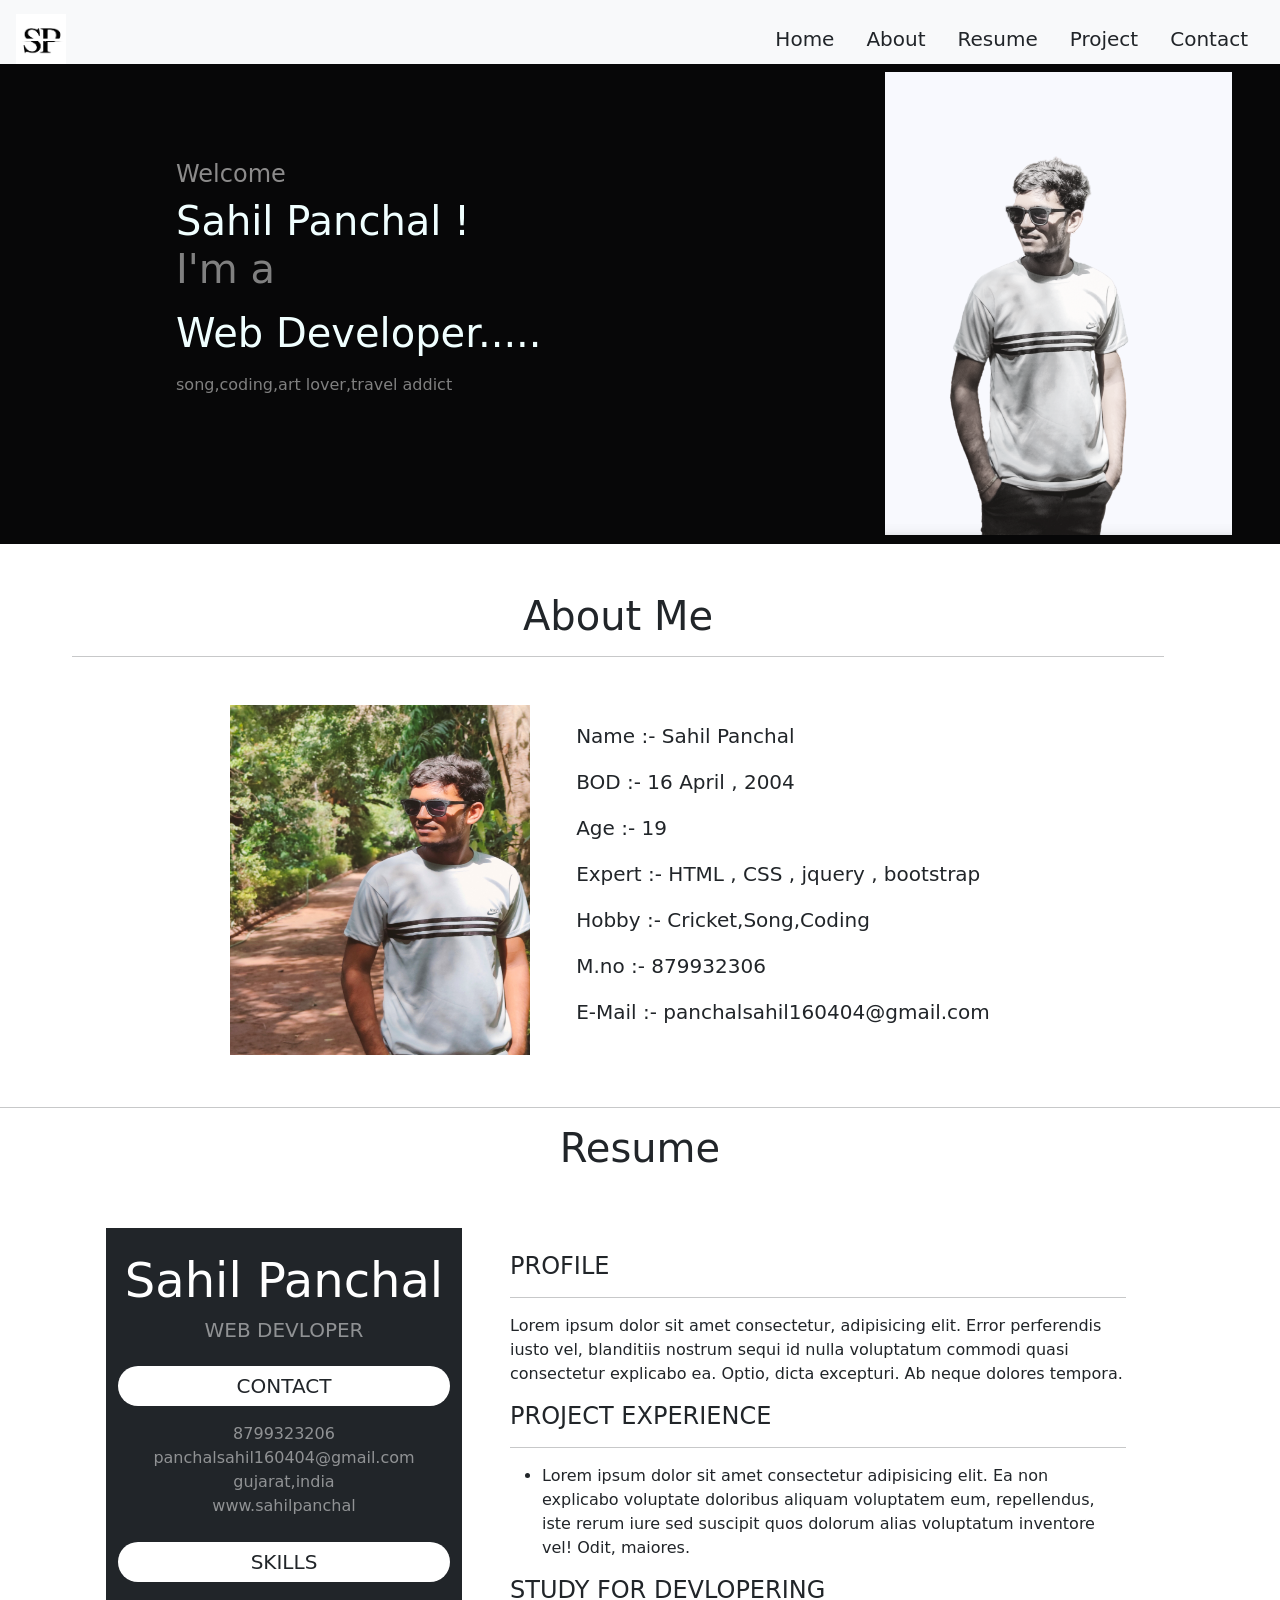
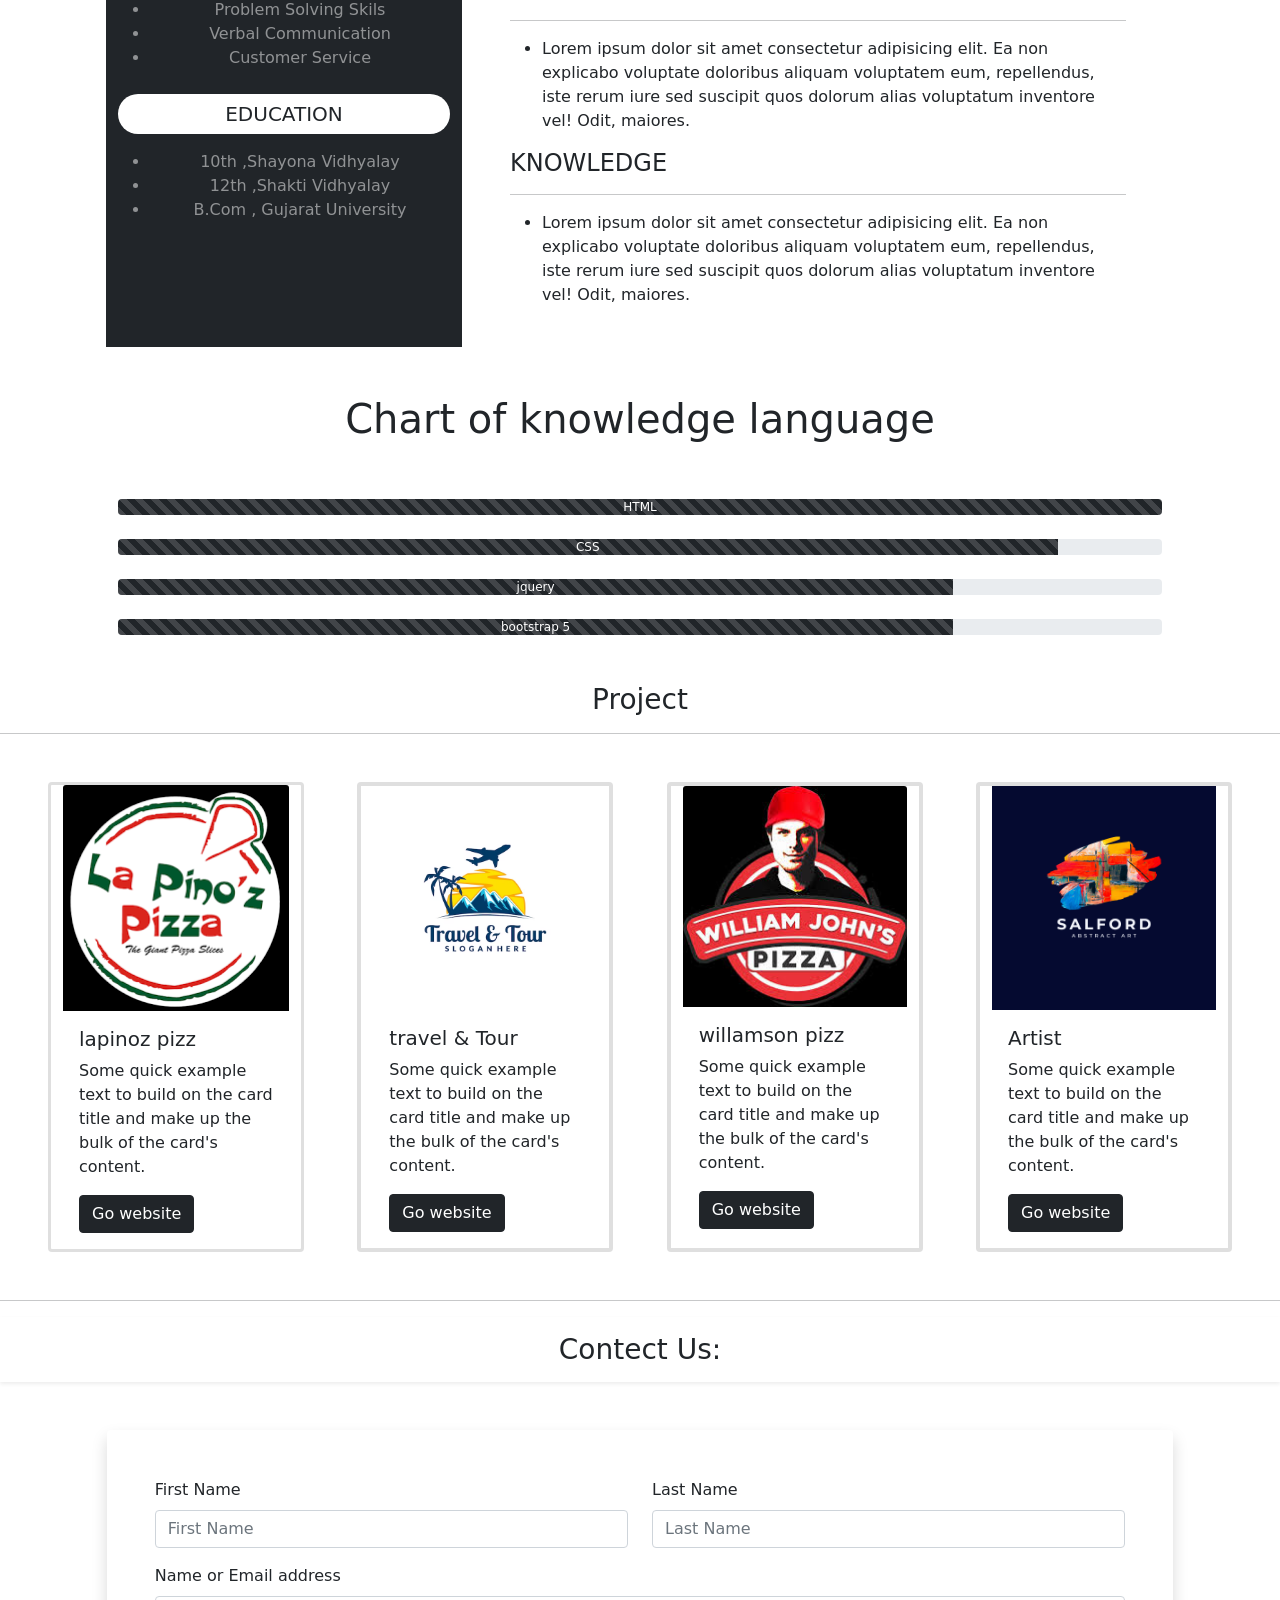
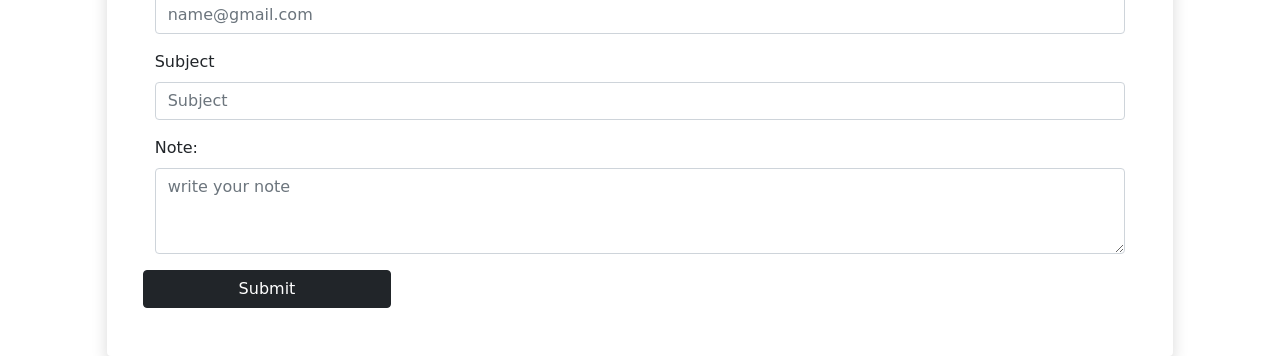
<file: index.html>
<!DOCTYPE html>
<html lang="en">
<head>
  <meta charset="UTF-8">
  <meta name="viewport" content="width=device-width, initial-scale=1.0">
  <title>Document</title>
  <link rel="stylesheet" href="./cdn.jsdelivr.net_npm_bootstrap@5.0.2_dist_css_bootstrap.min.css">
  <link rel="stylesheet" href="style.css">
</head>
<body>
  <!-- .......nav start -->
  <section>  
    <nav id="navbar-example2"class="navbar navbar-light bg-light px-3 position-fixed top-0 w-100" style="height: 4rem; z-index:1;">
    <img src="./img/sp logo.jpg" alt="" style="height:50px; width:50px;">
    <div class="navbar">
    <ul class="nav nav-pills">
      <li class="nav-item fs-5">
        <a class="nav-link text-dark" href="#Home">Home</a>
      </li>
      <li class="nav-item fs-5">
        <a class="nav-link text-dark" href="#About">About</a>
      </li>
      <li class="nav-item fs-5">
        <a class="nav-link text-dark" href="#Resume">Resume</a>
      </li>
      <li class="nav-item fs-5">
        <a class="nav-link text-dark" href="#Project">Project</a>
      </li> 
      <li class="nav-item fs-5">
        <a class="nav-link text-dark" href="#Contact">Contact</a>
      </li>
    </ul>
    </div>
 
  </nav>
  
</section>
 
  <!-- ..........nav end........ -->

  <!--............ hero start........... -->
  <br>
  <section>
    <div class="hero w-100" style="background-color:rgb(7, 7, 8); height:520px;;" id="Home">,
    <img src="./img/sahil panchal 2.png" alt="" class="float-end m-5 " >
    <div style="padding:7rem 11rem;">
      <h4 style="color: rgb(140, 139, 139);">Welcome</h4>
    <h1 style="color: azure ;">Sahil Panchal !
      <p style="color: gray;">I'm a</p>
      <p style="color: azure;">Web Developer.....</p></h1>
      <p style="color: gray;">song,coding,art lover,travel addict</p>
    </div>
   </div>
  </div>
</section>

  <!-- ..........hero end........... -->

  <!-- .........About..... -->

  <section class="m-5 container" id="About">
    <h1 class="" style="text-align: center;">About Me</h1>
    <div class="container"><hr></div>
    <div class="About d-flex justify-content-center" style="gap:30px; margin-top: 3rem;">
      <div><img src="./img/IMG20230613152757.jpg" alt="" height="350px" width="300px"></div>
      <div class="m-3  text-dark fs-5">
      <p>Name   :- Sahil Panchal</p>
      <p>BOD    :- 16 April , 2004</p>
      <p>Age    :- 19</p>
      <p>Expert :- HTML , CSS , jquery , bootstrap</p>
      <P>Hobby  :- Cricket,Song,Coding</P>
      <p>M.no   :- 879932306</p>
      <p>E-Mail :- panchalsahil160404@gmail.com</p>
    </div>
    </div>
   </section>
   <hr>

   <!-- .........about end..... -->

   <!-- .......resume start.. -->

   <section id="Resume">
    <center><h1>Resume</h1></center>
    <div class="container p-5" id="Resume">
      <div class="row">
        <div class="col-lg-4 bg-dark text-white text-center py-4">
          <div class="header-left">
            <h1 class="display-5">Sahil Panchal</h1>
            <h4 class="lead text-uppercase text-white-50 mb-4">Web Devloper</h4>
          </div>
          <div class="">
            <h5 class="text-uppercase bg-white text-dark py-2 rounded-pill"> Contact</h5>
            <ul class="list-unstyled text-white-50 ml-5 py-2 text-left">
              <li class="list-item">8799323206</li>
              <li class="list-item">panchalsahil160404@gmail.com</li>
              <li class="list-item">gujarat,india</li>
              <li class="list-item">www.sahilpanchal</li>
            </ul>
          </div>
          <div class="">
            <h5 class="text-uppercase bg-white text-dark py-2 rounded-pill">Skills</h5>
            <ul class="list text-white-50 ml-5 py-2 text-left text-capitalize">
              <li class="list-item">Problem solving Skils</li>
              <li class="list-item">verbal communication</li>
              <li class="list-item">customer service</li>
            </ul>
          </div>

          <div class="">
            <h5 class="text-uppercase bg-white text-dark py-2 rounded-pill">Education</h5>
            <ul class="list text-white-50 ml-5 py-2 text-left text-capitalize">
              <li class="list-item">10th ,Shayona vidhyalay</li>
              <li class="list-item">12th ,Shakti vidhyalay </li>
              <li class="list-item">B.com , Gujarat University</li>
            </ul>
          </div>
      </div>

         <div class="col-lg-8 py-4 px-5">
          <div class="header-right">
            <h4 class="text-uppercase">Profile</h4>
            <hr>
            <p>Lorem ipsum dolor sit amet consectetur, adipisicing elit. Error perferendis iusto vel, blanditiis nostrum sequi id nulla voluptatum commodi quasi consectetur explicabo ea. Optio, dicta excepturi. Ab neque dolores tempora.</p>
          </div>
        
        <div>
          <h4 class="text-uppercase">Project experience</h4>
        <hr>
        <ul class="list">
          <li class="list-item">
            <p>Lorem ipsum dolor sit amet consectetur adipisicing elit. Ea non explicabo voluptate doloribus aliquam voluptatem eum, repellendus, iste rerum iure sed suscipit quos dolorum alias voluptatum inventore vel! Odit, maiores.</p>
          </li>
        </ul>
        </div>
        <div>
          <h4 class="text-uppercase">Study for Devlopering</h4>
        <hr>
        <ul class="list">
          <li class="list-item">
            <p>Lorem ipsum dolor sit amet consectetur adipisicing elit. Ea non explicabo voluptate doloribus aliquam voluptatem eum, repellendus, iste rerum iure sed suscipit quos dolorum alias voluptatum inventore vel! Odit, maiores.</p>
          </li>
        </ul>
        </div>
        <div>
          <h4 class="text-uppercase">Knowledge</h4>
        <hr>
        <ul class="list">
          <li class="list-item">
            <p>Lorem ipsum dolor sit amet consectetur adipisicing elit. Ea non explicabo voluptate doloribus aliquam voluptatem eum, repellendus, iste rerum iure sed suscipit quos dolorum alias voluptatum inventore vel! Odit, maiores.</p>
          </li>
        </ul>
        </div>
     </div> 
      </div>
    </div>
    <center><h1>Chart of knowledge language</h1></center>
    <div class="container p-5">
    <div class="progress">
      <div class="progress-bar progress-bar-striped bg-dark" role="progressbar" style="width: 100%" aria-valuenow="10" aria-valuemin="0" aria-valuemax="100">HTML</div>
    </div><br>
    <div class="progress">
      <div class="progress-bar progress-bar-striped bg-dark" role="progressbar" style="width: 90%" aria-valuenow="25" aria-valuemin="0" aria-valuemax="100">CSS</div>
    </div><br>
    <div class="progress">
      <div class="progress-bar progress-bar-striped bg-dark" role="progressbar" style="width: 80%" aria-valuenow="50" aria-valuemin="0" aria-valuemax="100">jquery</div>
    </div><br>
    <div class="progress">
      <div class="progress-bar progress-bar-striped bg-dark" role="progressbar" style="width: 80%" aria-valuenow="75" aria-valuemin="0" aria-valuemax="100">bootstrap 5</div>
    </div>
  </div>
   </section>
   <!--..............    resume end....... -->

   <!-- ..........project....... -->

   <section id="Project">
    <center><h3>Project</h3></center><hr>
    <div class="row m-5">
    <div class="card border-3" style="width: 16rem;">
      <img src="./img/lap.png" class="card-img-top" alt="...">
      <div class="card-body">
        <h5 class="card-title">lapinoz pizz</h5>
        <p class="card-text">Some quick example text to build on the card title and make up the bulk of the card's content.</p>
        <a href="./lapi/sahil.html" class="btn btn-dark">Go website</a>
      </div>
    </div>
    <div class="card border-4" style="width:16rem;">
      <img src="./img/travel.avif" class="card-img-top" alt="...">
      <div class="card-body">
        <h5 class="card-title">travel & Tour</h5>
        <p class="card-text">Some quick example text to build on the card title and make up the bulk of the card's content.</p>
        <a href="./Project/torisum.html" class="btn btn-dark">Go website</a>
      </div>
    </div>
    <div class="card border-4" style="width:16rem;">
      <img src="./img/images.jfif" class="card-img-top" alt="...">
      <div class="card-body">
        <h5 class="card-title">willamson pizz</h5>
        <p class="card-text">Some quick example text to build on the card title and make up the bulk of the card's content.</p>
        <a href="./will/sahil1604.html" class="btn btn-dark">Go website</a>
      </div>
    </div>
    <div class="card border-4" style="width: 16rem;">
      <img src="./img/Artist-Logo-Examples-2.png" class="card-img-center" alt="...">
      <div class="card-body">
        <h5 class="card-title">Artist</h5>
        <p class="card-text">Some quick example text to build on the card title and make up the bulk of the card's content.</p>
        <a href="./top bottom/top-bottom.html" class="btn btn-dark">Go website</a>
      </div>
  </div>
</section><hr>
<!-- .................project end...... -->

<!-- ............contect........ -->

<section id="Contact">
  <h3 class="text-center mb-5 shadow-sm p-3">Contect Us:</h3>
  <div class="w-100 d-flex justify-content-center">
  <div class="col-md-10 shadow rounded p-5">   
  <div class="row">
    <div class="col">
      <label class=" form-label"> First Name</label>
      <input type="text" class="form-control" placeholder="First Name">
    </div>
    <div class="col mb-3">
      <label class=" form-label"> Last Name</label>
      <input type="text" class="form-control" placeholder="Last Name">
    </div>
    <div class="mb-3">
      <label for="exampleInputEmail1" class="form-label">Name or Email address</label>
      <input type="email" class="form-control " placeholder="name@gmail.com" id="exampleInputEmail1" aria-describedby="emailHelp">
    </div>
    <div class="mb-3">
      <label for="exampleInputPassword1" class="form-label">Subject</label>
      <input type="" class="form-control" placeholder="Subject" id="exampleInputPassword1">
    </div>
    <div class="mb-3">
      <label for="exampleInputPassword1" class="form-label">Note:</label>
      <textarea class="form-control" placeholder="write your note" rows="3"></textarea>
    </div>
    <!-- Button trigger modal -->
<button type="button" class="btn btn-dark w-25" data-bs-toggle="modal" data-bs-target="#exampleModal">
  Submit
</button>

<!-- Modal -->
<div class="modal fade" id="exampleModal" tabindex="-1" aria-labelledby="exampleModalLabel" aria-hidden="true">
  <div class="modal-dialog">
    <div class="modal-content">
      <div class="modal-header">
        <h5 class="modal-title " id="exampleModalLabel">Thank your Feedback</h5>
        <button type="button" class="btn-close" data-bs-dismiss="modal" aria-label="Close">
          <span aria-hidden="true"></span>
        </button>
      </div>
      <div class="modal-body">
      Thank you for visit my website
      </div>
      <div class="modal-footer">
        <button type="button" class="btn btn-dark" data-bs-dismiss="modal">Close</button>
        <button type="button" class="btn btn-dark">Sand</button>
      </div>
    </div>
  </div>
</div>
  </div>
</div>
  </div>
 </section>
 


 <!-- ....contect end.......... -->
  <script src="./cdn.jsdelivr.net_npm_bootstrap@5.0.2_dist_js_bootstrap.bundle.min.js"></script>
</body>
</html>
</file>
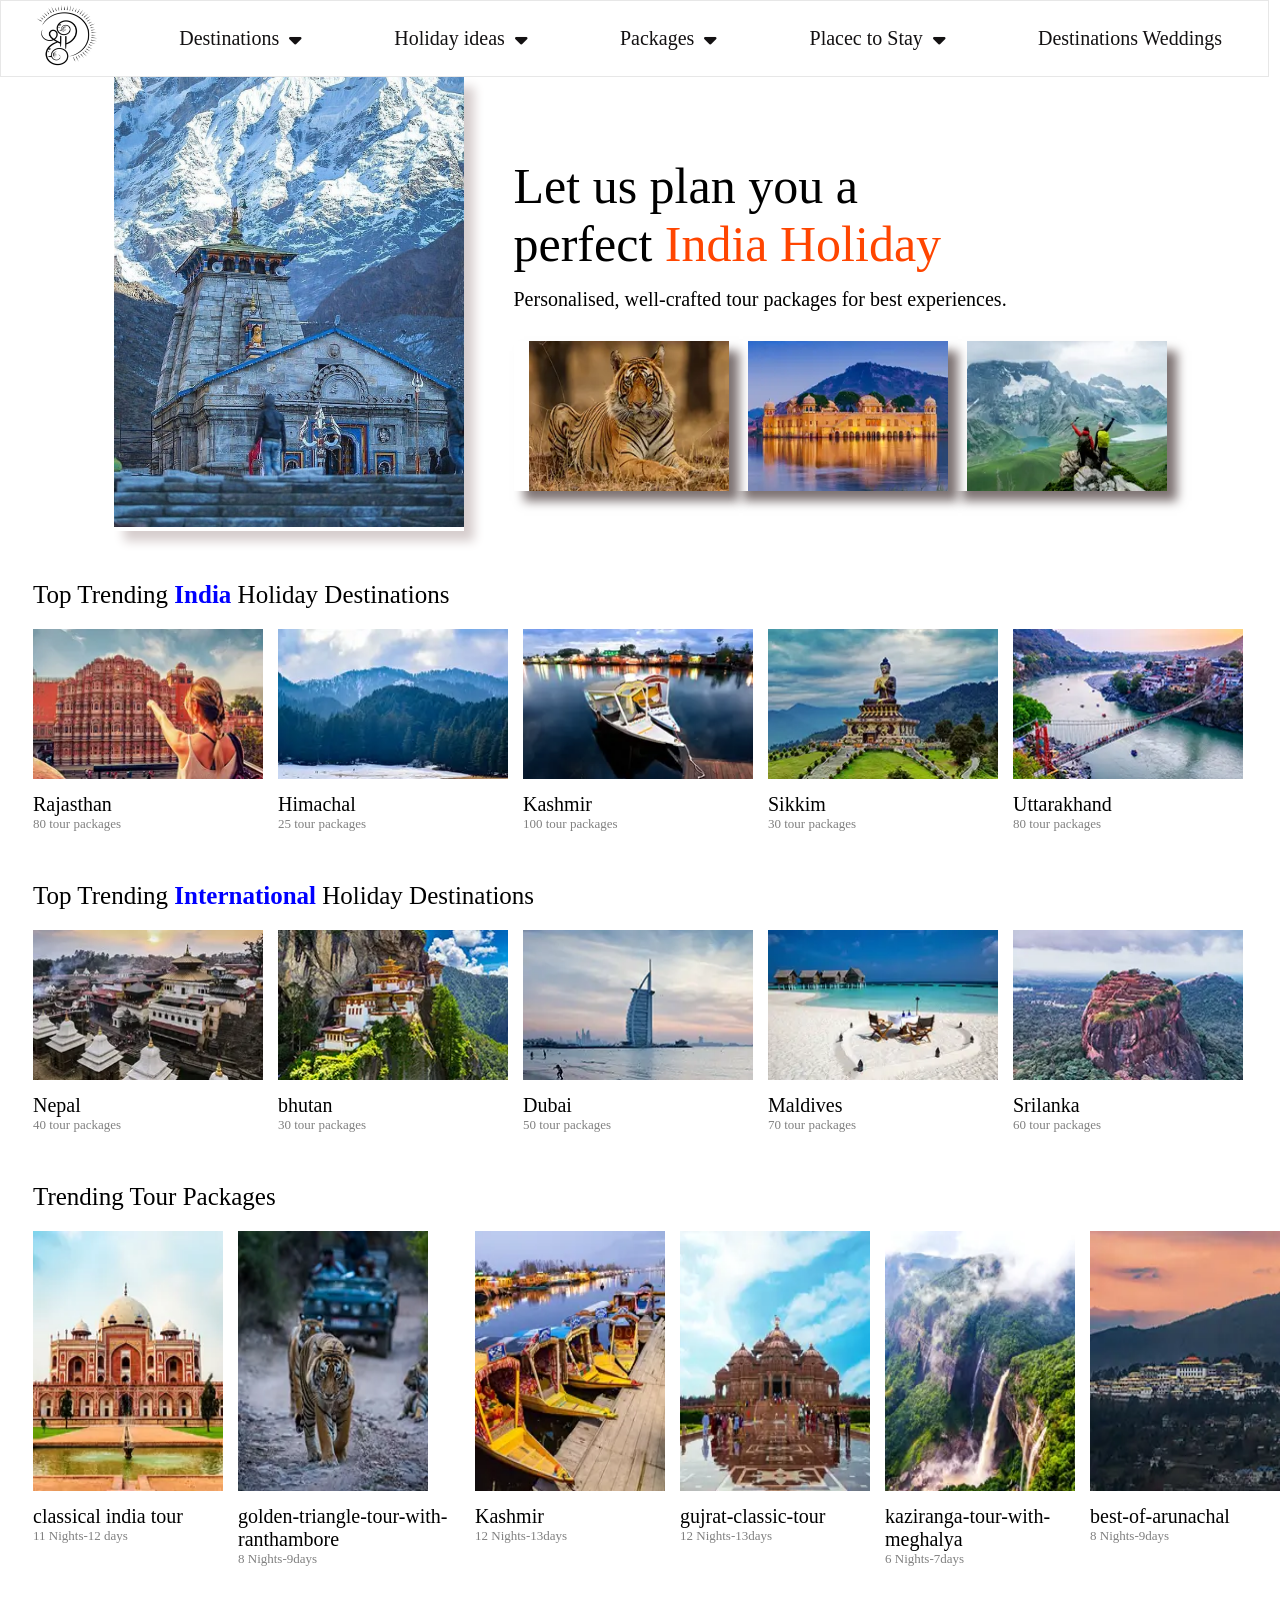
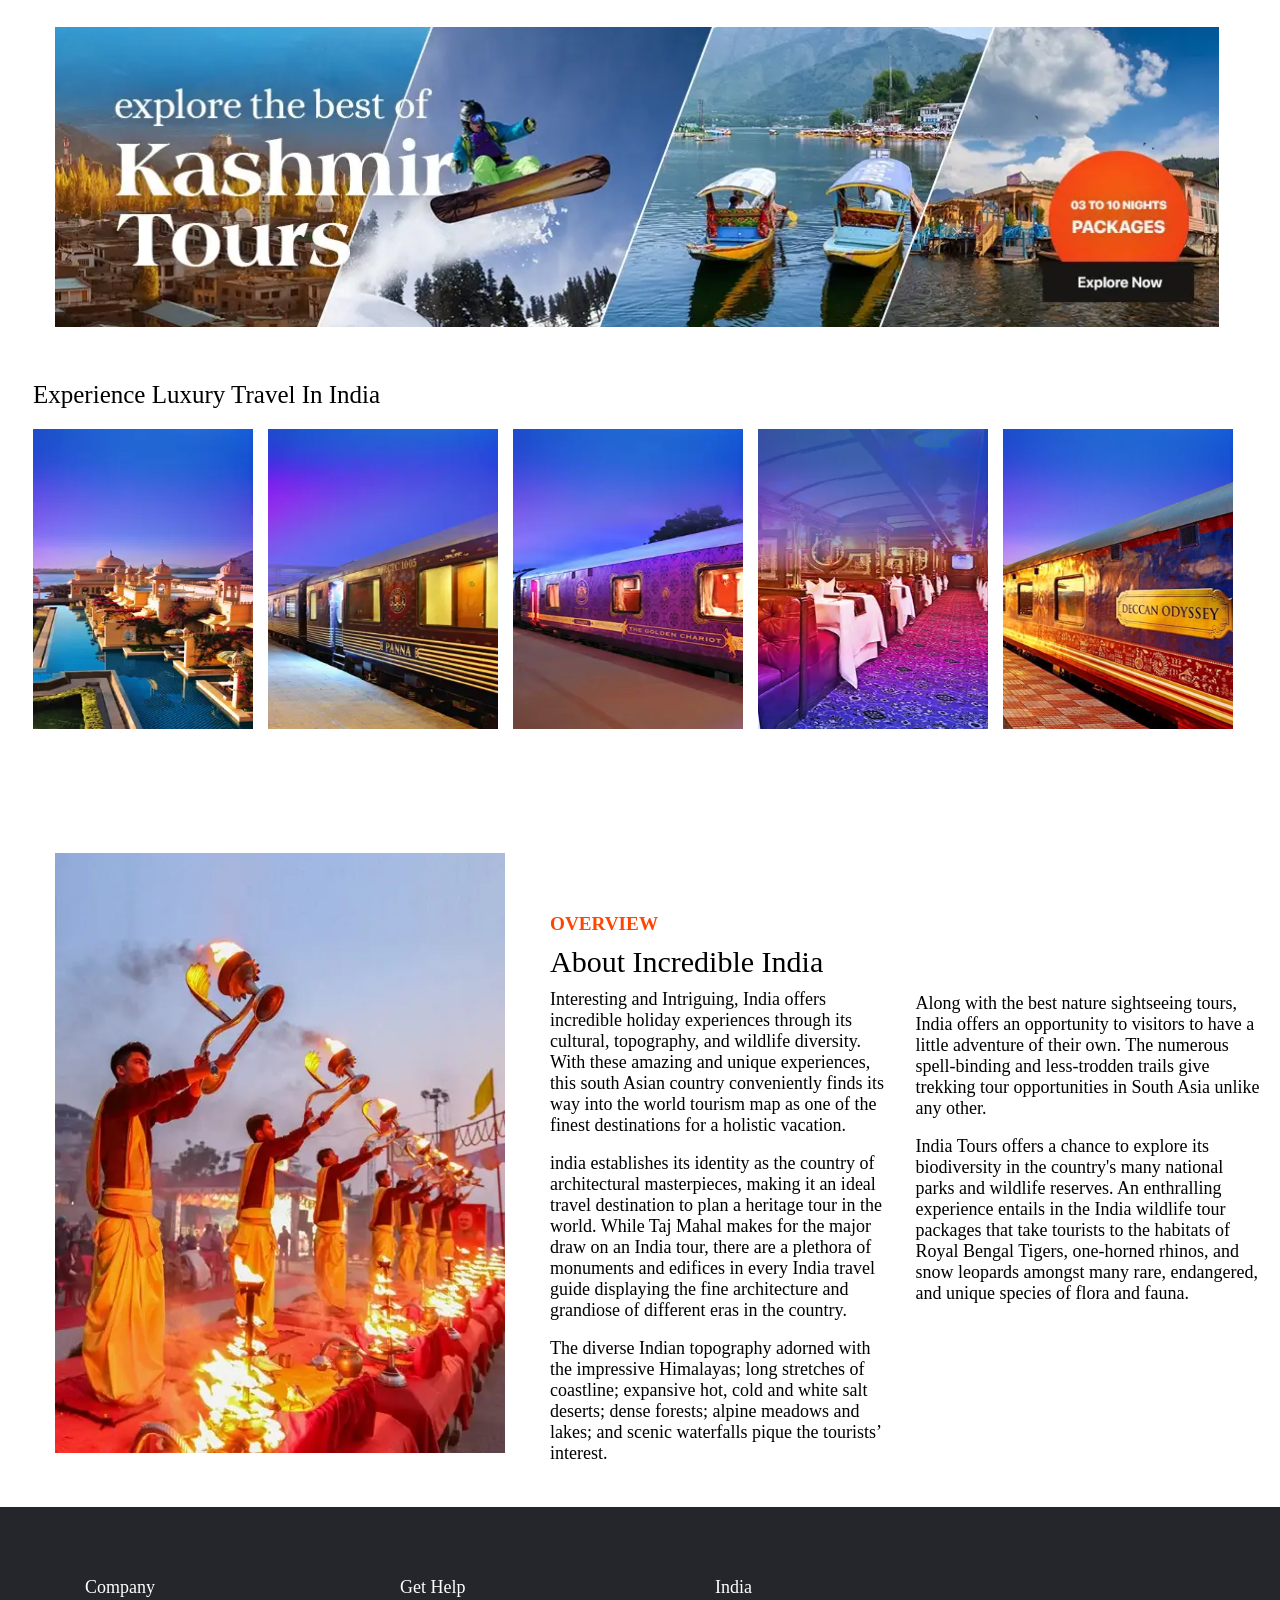
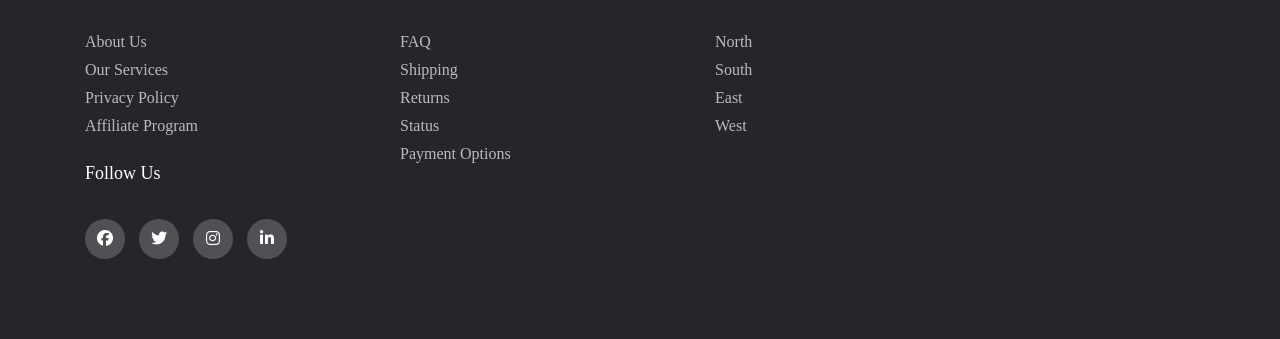
<file: Project/torisum.html>
<!DOCTYPE html>
<html lang="en">
<head>
    <meta charset="UTF-8">
    <meta http-equiv="X-UA-Compatible" content="IE=edge">
    <meta name="viewport" content="width=device-width, initial-scale=1.0">
    <title>Journey of India</title>
    <link rel="stylesheet" href="./india.css">
    <link rel="shortcut icon" href="./image/india tour.jpg" type="image/x-icon">
    <link rel="stylesheet" href="https://cdnjs.cloudflare.com/ajax/libs/font-awesome/6.4.0/css/all.min.css" integrity="sha512-iecdLmaskl7CVkqkXNQ/ZH/XLlvWZOJyj7Yy7tcenmpD1ypASozpmT/E0iPtmFIB46ZmdtAc9eNBvH0H/ZpiBw==" crossorigin="anonymous" referrerpolicy="no-referrer" />
</head>
<body>
<header>        
   <h1><img src="./image/shri.png" height="90px" width="100px" alt=""></h1>
           <ul>     
           <li>
              <a href="#">Destinations<i class="fas fa-caret-down"></i></a>
                <div class="tour1">
                    <ul>
                        <li><a href="#">North india <i class="fas fa-caret-right"></i></a>
                          <div class="sp">
                           <ul>
                                <li><a href="#">Rajasthan</a></li>
                                <li><a href="#">Himachal Pradesh</a></li>
                                <li><a href="#">Uttarakhand</a></li>
                                <li><a href="#">Uttarpradesh</a></li>
                                <li><a href="#">Punjab</a></li>
                               </ul>
                            </div>
                            </li>
                            <li><a href="#">South india<i class="fas fa-caret-right"></i></a>
                                <div class="sp tour3">
                                    <ul>
                                     <li><a href="#">Kerala</a></li>
                                     <li><a href="#">Karnataka</a></li>
                                     <li><a href="#">Tamil Nadu</a></li>
                                     <li><a href="#">Andhra Pradesh</a></li>
                                    </ul>
                                 </div>
                            </li>

                            <li><a href="#">East india<i class="fas fa-caret-right"></i></a>
                                <div class="sp tour4">
                                    <ul>
                                     <li><a href="#">Sikkim</a></li>
                                     <li><a href="#">Assam</a></li>
                                     <li><a href="#">Nagaland</a></li>
                                     <li><a href="#">Tripura</a></li>
                                     <li><a href="#">Jharkhand</a></li>
                                    </ul>
                                 </div>
                            </li>
                            <li><a href="#">West India<i class="fas fa-caret-right"></i></a>
                                <div class="sp tour5">
                                    <ul>
                                     <li><a href="#">Sikkim</a></li>
                                     <li><a href="#">Assam</a></li>
                                     <li><a href="#">Nagaland</a></li>
                                     <li><a href="#">Tripura</a></li>
                                     <li><a href="#">Jharkhand</a></li>
                                    </ul>
                                 </div>
                                </li>
                                <div class="new">
                                    <ul>
                                        <li><a href="https://www.tourmyindia.com/destination_india/northzone.html"> <span style="color: orangered;">more.. </span></a></li>
                                    </ul>
                                </div>
                        </ul>
                    </div>
                </li>
            </ul>
            <!-- HOLIDAY -->
  <ul>     
    <li>
                  <a href="#">Holiday ideas<i class="fas fa-caret-down"></i></a>
                     <div class="holi-d">
                         <ul>
                             <li><a href="#">Tourism Destinatioons by interest<i class="fas fa-caret-right"></i></a>
                               <div class="tou-d">
                                <ul>
                                     <li><a href="#">Wildlife</a></li>
                                     <li><a href="#">Hill station</a></li>
                                     <li><a href="#">Beaches</a></li>
                                     <li><a href="#">Yoga and Ayurveda</a></li>
                                     <li><a href="#">Heritage</a></li>
                                    </ul>
                                 </div>
                                 </li>
                                 <li><a href="#">Adventure Tourism<i class="fas fa-caret-right"></i></a>
                                     <div class="mot-d">
                                         <ul>
                                          <li><a href="#">Motor Biking</a></li>
                                          <li><a href="#">Peak Climbing</a></li>
                                          <li><a href="#">River Rafting</a></li>
                                          <li><a href="#">Horse Safari</a></li>
                                         </ul>
                                      </div>
                                 </li>
     
                                 <li><a href="#">Pilgrimage<i class="fas fa-caret-right"></i></a>
                                     <div class="hin-d">
                                         <ul>
                                          <li><a href="#">Hindu</a></li>
                                          <li><a href="#">Sikh</a></li>
                                          <li><a href="#">Christia</a></li>
                                          <li><a href="#">jain</a></li>
                                          <li><a href="#">Muslim</a></li>
                                         </ul>
                                      </div>
                                 </li>
                                 <div class="new">
                                    <ul>
                                        <li><a href="https://www.tourmyindia.com/adventure_tours/"><span style="color: orangered;">more.. </span></a></li>
                                    </ul>
                                </div>
                            </ul>
                         </div>
                     </li>
                 </ul> 
                 <!-- PACKAGES -->
                 <ul>     
                    <li>
                                  <a href="#">Packages<i class="fas fa-caret-down"></i></a>
                                     <div class="pack-d">
                                         <ul>
                                             <li><a href="#">Packages by State<i class="fas fa-caret-right"></i></a>
                                               <div class="stat-d">
                                                <ul>
                                                     <li><a href="#">Jammu & Kashmir</a></li>
                                                     <li><a href="#">Rajasthan</a></li>
                                                     <li><a href="#">Kerala</a></li>
                                                     <li><a href="#">Himachal</a></li>
                                                     <li><a href="#">Karnataka</a></li>
                                                    </ul>
                                                 </div>
                                                 </li>
                                                 <li><a href="#">Holidays by Interest<i class="fas fa-caret-right"></i></a>
                                                     <div class="inter-d">
                                                         <ul>
                                                          <li><a href="#">Wildlife</a></li>
                                                          <li><a href="#">Adventure</a></li>
                                                          <li><a href="#">Beach</a></li>
                                                          <li><a href="#">Hill Station</a></li>
                                                         </ul>
                                                       </div>
                                                 </li>
                     
                                                 <li><a href="#">Popular Tour Packages<i class="fas fa-caret-right"></i></a>
                                                     <div class="popu-d">
                                                         <ul>
                                                          <li><a href="#">Golden Triangle Tour</a></li>
                                                          <li><a href="#">Classical India</a></li>
                                                          <li><a href="#">Sikkim Darjeeling</a></li>
                                                          <li><a href="#">Frozen River</a></li>
                                                          <li><a href="#">Tiger Tour</a></li>
                                                         </ul>
                                  
                                                        </div>
                                 
                                                   </li>
                                                   <div class="new">
                                                    <ul>
                                                        <li><a href="https://www.tourmyindia.com/special/"><span style="color: orangered;">more.. </span></a></li>
                                                    </ul>
                                                </div>
                                            </ul>
                                
                                         </div>
                                     </li>
                                 </ul> 
                                 <!--    placecto stay -->
                                 <ul>     
                                    <li>
                                                  <a href="#">Placec to Stay<i class="fas fa-caret-down"></i></a>
                                                     <div class="plac-d">
                                                         <ul>
                                                             <li><a href="#">City Wise<i class="fas fa-caret-right"></i></a>
                                                               <div class="city-d">
                                                                <ul>
                                                                     <li><a href="#">Agra Hotels</a></li>
                                                                     <li><a href="#">Jaipur Hotels</a></li>
                                                                     <li><a href="#">Udaipur Hotels</a></li>
                                                                     <li><a href="#">Manali Hotels</a></li>
                                                                     <li><a href="#">Lasdakh Hotels</a></li>
                                                                    </ul>
                                                                 </div>
                                                                 </li>
                                                                 <li><a href="#">Wildlife Resorts<i class="fas fa-caret-right"></i></a>
                                                                     <div class="wild-d">
                                                                         <ul>
                                                                          <li><a href="#">Ranthambore </a></li>
                                                                          <li><a href="#">corbett</a></li>
                                                                          <li><a href="#">Pench</a></li>
                                                                          <li><a href="#">Tadoba</a></li>
                                                                         </ul>
                                                                      </div>
                                                                 </li>
                                     
                                                                 <li><a href="#">Beach Resorts<i class="fas fa-caret-right"></i></a>
                                                                     <div class="beach-d">
                                                                         <ul>
                                                                          <li><a href="#">Park Calangute</a></li>
                                                                          <li><a href="#">Neelam the Grand</a></li>
                                                                          <li><a href="#">Hotel Calangute</a></li>
                                                                          <li><a href="#">Alor Holiday</a></li>
                                                                          <li><a href="#">Lazy Lagoon</a></li>
                                                                         </ul>
                                                                      </div>
                                                                 </li>
                                                                 <li><a href="#">Luxury Hotels<i class="fas fa-caret-right"></i></a>
                                                                    <div class="lux-d">
                                                                        <ul>
                                                                         <li><a href="#">Aman-khas</a></li>
                                                                         <li><a href="#">Hyatt Bangalore</a></li>
                                                                         <li><a href="#">Leela Pa;ace Udaipur</a></li>
                                                                         <li><a href="#">ITC Grand Chota</a></li>
                                                                         <li><a href="#">Hyatt Regency Delhi</a></li>
                                                                        </ul>
                                                                     </div>
                                                                </li> 
                                                                <div class="new">
                                                                    <ul>
                                                                        <li><a href="https://www.tourmyindia.com/beaches/beach_resort.html"><span style="color: orangered;">more.. </span></a></li>
                                                                    </ul>
                                                                </div>  
                                                            </ul>
                                                         </div>
                                                     </li>
                                                 </ul> 
                                               <ul><li> <a href="#"></i>Destinations Weddings</a></i></li></ul> 
                                                           
</header>
        <!--................ hero..................... -->
        <section class="tod-2">
                  <div class="imgked">
                    <img src="./image/kedarnath temple.jpg" height="450px" width="350px" alt="">      
                </div> 
                  <div class="hero">
                    <p class="p1">Let us plan you a</p>
                    <p class="p2">perfect <span style="color: orangered;"> India Holiday</span></p>
                    <p class="p3">Personalised, well-crafted tour packages for best experiences.</p>
                <div class="lp">
                    <img src="./image/wild.webp" height="150px" width="200px" alt="">
                    <img src="./image/heri.webp" height="150px" width="200px"alt="">
                    <img src="./image/india-holiday-trekking.webp" height="150px" width="200px"alt="">
                </div>
   </div>
</section>
                 <!-- TOP Treding -->
  <section class="sec-2">
    <p class="tod"> Top Trending  <span style="color:blue;"><b> India </b></span> Holiday Destinations</p>
    <div class="flot">
  <div class="him">
        <img src="./image/tranding-img.webp" height="150px" width="230px"alt=""><p class="sk">Rajasthan</p>
        <p style="color:gray;">80 tour packages</p>
  </div>
        <div class="raj"><img src="./image/Himanchal.webp" height="150px" width="230px"alt="">
        <p class="sk">Himachal</p><p style="color:gray;">25 tour packages</p>
  </div>  
  <div class="kas"><img src="./image/kashmir0.webp" height="150px" width="230px" alt="">
    <p class="sk">Kashmir</p><p style="color:gray;"> 100 tour packages</p>
</div>  
<div class="sik">
    <img src="./image/sikkim0.webp" height="150px" width="230px" alt="">
    <p class="sk">Sikkim</p><p style="color:gray;" >30 tour packages</p>
</div>
<div class="utt">
    <img src="./image/uttrakhand.webp" height="150px" width="230px" alt="">
    <p class="sk">Uttarakhand</p><p style="color:gray;">80 tour packages</p>
</div>
</div>
  </section>
<!-- ...........................Trading.............. -->
<section class="sec-3">
    <p class="tod">Top Trending <span style="color: blue;"><b> International </b></span>Holiday Destinations</p>
    <div class="flot">
  <div class="nep">
        <img src="./image/nepal.webp" height="150px" width="230px"alt=""><p class="sk">Nepal</p>
        <p style="color:gray;">40 tour packages</p>
  </div>
        <div class="bhu"><img src="./image/bhutan.webp" height="150px" width="230px"alt="">
        <p class="sk">bhutan</p><p style="color:gray;">30 tour packages</p>
  </div>  
  <div class="dub"><img src="./image/dubai.webp" height="150px" width="230px" alt="">
    <p class="sk">Dubai</p><p style="color:gray;"> 50 tour packages</p>
</div>  
<div class="mal">
    <img src="./image/maldives.webp" height="150px" width="230px" alt="">
    <p class="sk">Maldives</p><p style="color:gray;" >70 tour packages</p>
</div>
<div class="utt">
    <img src="./image/srilanka.webp" height="150px" width="230px" alt="">
    <p class="sk">Srilanka</p><p style="color:gray;">60 tour packages</p>
</div>
</div>
  </section>
  <section class="sec-4">
    <p class="tod"> Trending Tour Packages</p>
    <div class="flot">
  <div class="nep">
        <img src="./image/classical-india-tour.webp" height="260px" width="190px"alt=""><p class="sk">classical india tour</p>
        <p style="color:gray;">11 Nights-12 days</p>
  </div>
        <div class="bhu"><img src="./image/golden-triangle-tour-with-ranthambore.webp" height="260px" width="190px"alt="">
        <p class="sk">golden-triangle-tour-with-ranthambore</p><p style="color:gray;">8 Nights-9days
        </p>
  </div>  
  <div class="dub"><img src="./image/kahmir-tour-package.webp" height="260px" width="190px" alt="">
    <p class="sk">Kashmir</p><p style="color:gray;">12 Nights-13days</p>
</div>  
<div class="mal">
    <img src="./image/gujrat-classic-tour.webp" height="260px" width="190px" alt="">
    <p class="sk">gujrat-classic-tour</p><p style="color:gray;" >12 Nights-13days</p>
</div>
<div class="utt">
    <img src="./image/kaziranga-tour-with-meghalya.webp" height="260px" width="190px" alt="">
    <p class="sk">kaziranga-tour-with-meghalya</p><p style="color:gray;">6 Nights-7days</p>
</div>
<div class="utt">
    <img src="./image/best-of-arunachal.webp" height="260px" width="190px" alt="">
    <p class="sk">best-of-arunachal</p><p style="color:gray;">8 Nights-9days</p>
</div>
  </section>
  <div class="sec-5">  
      <img src="./image/kashmir-packages.webp" alt="" height="300px" width="95%"s>
  </div>
</div>
  <!--...................... Themes You Can Explore...................-->
  <section class="sec-6">
    <p class="tod">Experience Luxury Travel In India</p1>
    <div class="flot">
  <div class="nep">
        <img src="./image/Luxury-Packages.webp" height="300px" width="220px"alt="">
  </div>
        <div class="bhu"><img src="./image/maharaja-express1.webp" height="300px" width="230px"alt="">
  </div>  
  <div class="dub"><img src="./image/golden-chariot.webp" height="300px" width="230px" alt="">
</div>  
<div class="mal">
    <img src="./image/palace-on-wheels0.webp" height="300px" width="230px" alt="">
</div>
<div class="utt">
    <img src="./image/deccan-odyssey0.webp" height="300px" width="230px" alt="">
</div>
</div>
<!--...........ganga..................  -->
<div class="ganga">
    <div class="aar">
        <img src="./image/ganga.webp" alt="" height="600px" width="450px">
    </div>
        <div class="about">
            <b><P style="color: orangered;font-size: larger; "> OVERVIEW</P></b>
            <p style="margin-top: 10px; font-size: 30px;">About Incredible India</p>
        
            <p style="margin-top: 10px; font-size: 18px; ">Interesting and Intriguing, India offers incredible holiday experiences through its cultural, topography, and wildlife diversity. With these amazing and unique experiences, this south Asian country conveniently finds its way into the world tourism map as one of the finest destinations for a holistic vacation.</p>
        
        <p style="margin-top: 17px; font-size: 18px;">india establishes its identity as the country of architectural masterpieces, making it an ideal travel destination to plan a heritage tour in the world. While Taj Mahal makes for the major draw on an India tour, there are a plethora of monuments and edifices in every India travel guide displaying the fine architecture and grandiose of different eras in the country.</p>
         
        <p style="margin-top: 17px; font-size: 18px;">
            The diverse Indian topography adorned with the impressive Himalayas; long stretches of coastline; expansive hot, cold and white salt deserts; dense forests; alpine meadows and lakes; and scenic waterfalls pique the tourists’ interest.
        </p>
    </div>
    <div class="us">
        <p style="margin-top: 80px; font-size: 18px;">Along with the best nature sightseeing tours, India offers an opportunity to visitors to have a little adventure of their own. The numerous spell-binding and less-trodden trails give trekking tour opportunities in South Asia unlike any other.</p>
        <p style="margin-top: 17px; font-size: 18px;">India Tours offers a chance to explore its biodiversity in the country's many national parks and wildlife reserves. An enthralling experience entails in the India wildlife tour packages that take tourists to the habitats of Royal Bengal Tigers, one-horned rhinos, and snow leopards amongst many rare, endangered, and unique species of flora and fauna.</p>
    </div>
</div>
                        <!-- .................footer................ -->
<footer class="footer">
    <div class="container">
        <div class="row">
            <div class="footer-col">
                <h4>company</h4>
                <ul>
                    <li><a href="#">about us</a></li>
                    <li><a href="#">our services</a></li>
                    <li><a href="#">privacy policy</a></li>
                    <li><a href="#">affiliate program</a></li>
                </ul>
            </div>
            <div class="footer-col">
                <h4>get help</h4>
                <ul>
                    <li><a href="#">FAQ</a></li>
                    <li><a href="#">shipping</a></li>
                    <li><a href="#">returns</a></li>
                    <li><a href="#">status</a></li>
                    <li><a href="#">payment options</a></li>
                </ul>
            </div>
            <div class="footer-col">
                <h4>india</h4>
                <ul>
                    <li><a href="#">North</a></li>
                    <li><a href="#">South</a></li>
                    <li><a href="#">East</a></li>
                    <li><a href="#">West</a></li>
                </ul>
            </div>
            <div class="footer-col">
                <h4>follow us</h4>
                <div class="social-links">
                    <a href="#"><i class="fab fa-facebook"></i></a>
                    <a href="#"><i class="fab fa-twitter"></i></a>
                    <a href="#"><i class="fab fa-instagram"></i></a>
                    <a href="#"><i class="fab fa-linkedin-in"></i></a>
                </div>
            </div>
        </div>
    </div>
</footer>
</body>
</html>
</file>
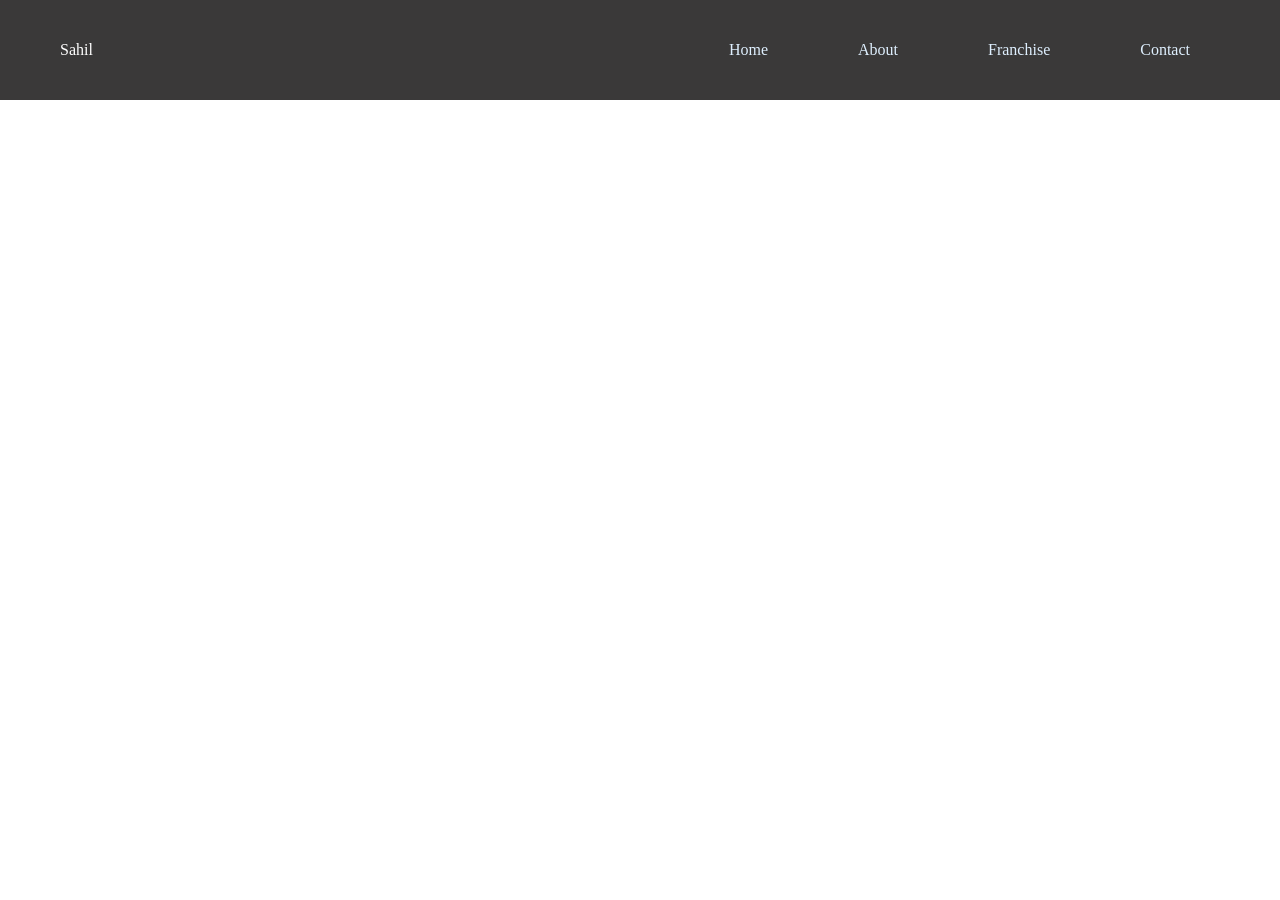
<file: top bottom/sahil.html>
<!DOCTYPE html>
<html lang="en">
<head>
    <meta charset="UTF-8">
    <meta http-equiv="X-UA-Compatible" content="IE=edge">
    <meta name="viewport" content="width=device-width, initial-scale=1.0">
    <title></title>
    <link rel="stylesheet" href="sahilsa.css">
</head>
<body>
    
    <header>
        <div class="logo">
            <p>Sahil</p>
        </div>
        <ul>
            <li><a href="#">Home</a></li>
            <li><a href="#">About</a></li>
            <li><a href="#">Franchise</a></li>
            <li><a href="#">Contact</a></li>
        </ul>
        </header>
        <div id="progress">
            <span id="progress-value">&#x1F815;</span>
          </div>
          
          <!-- Script -->
          <script src="./jquery-3.7.0.min.js"></script>
            <script>
                let calcScrollValue = () => {
  let scrollProgress = document.getElementById("progress");
  let progressValue = document.getElementById("progress-value");
  let pos = document.documentElement.scrollTop;
  let calcHeight =
    document.documentElement.scrollHeight -
    document.documentElement.clientHeight;
  let scrollValue = Math.round((pos * 100) / calcHeight);
  if (pos > 100) {
    scrollProgress.style.display = "grid";
  } else {
    scrollProgress.style.display = "none";
  }
  scrollProgress.addEventListener("click", () => {
    document.documentElement.scrollTop = 0;
  });
  scrollProgress.style.background = `conic-gradient(#03cc65 ${scrollValue}%, #d7d7d7 ${scrollValue}%)`;
};
window.onscroll = calcScrollValue;
window.onload = calcScrollValue;
        $('.sahil').ke(function(){
          $('.p').show()(function(){

          })
        })
        </script>
</body>
</html>
</file>
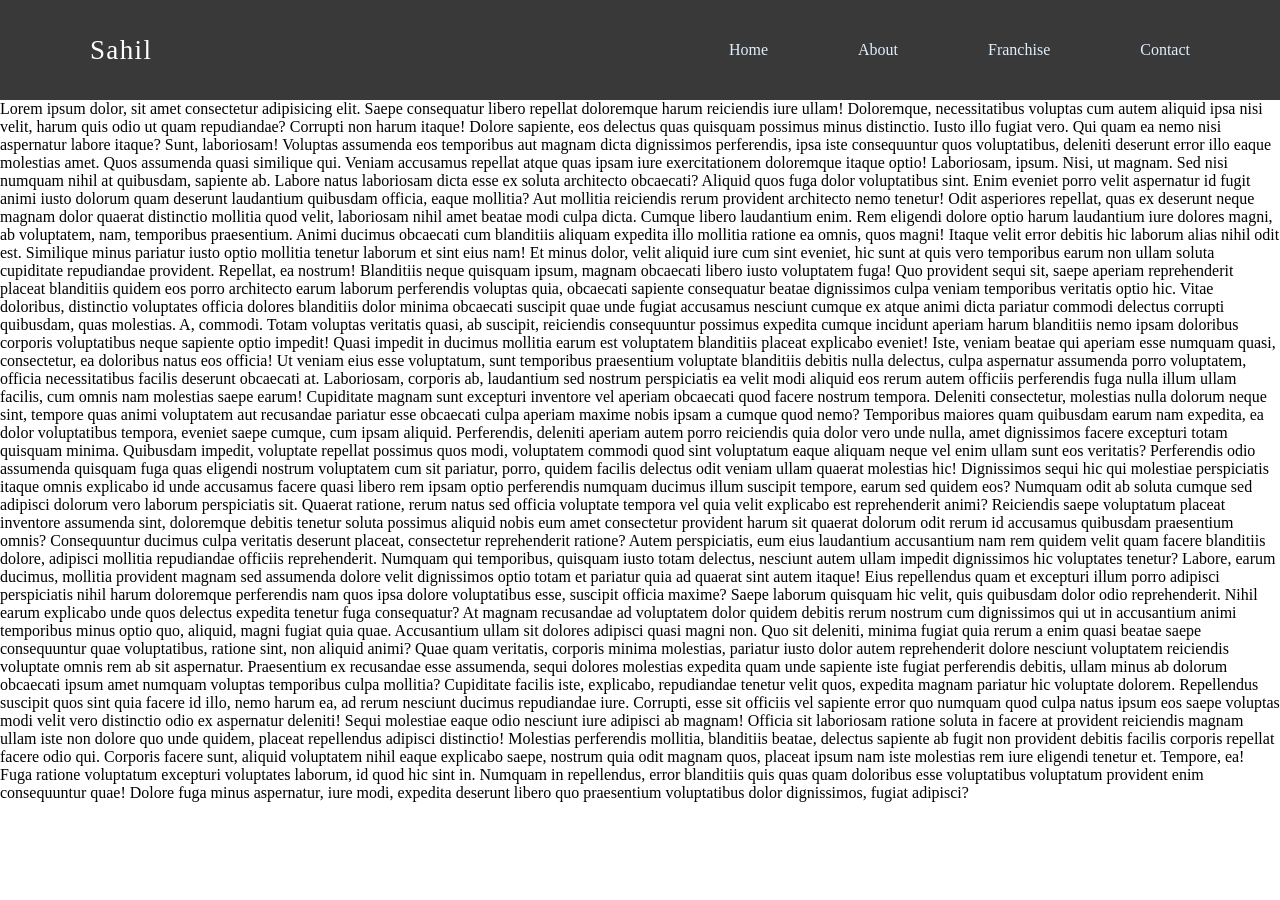
<file: top bottom/top-bottom.html>
<!DOCTYPE html>
<html lang="en">
<head>
    <meta charset="UTF-8">
    <meta http-equiv="X-UA-Compatible" content="IE=edge">
    <meta name="viewport" content="width=device-width, initial-scale=1.0">
    <title></title>
    <link rel="stylesheet" href="top-bottom.css">
</head>
<body>
    <header>
        <div class="logo">
            <p>Sahil</p>
        </div>
        <ul>
            <li><a href="#">Home</a></li>
            <li><a href="#">About</a></li>
            <li><a href="#">Franchise</a></li>
            <li><a href="#">Contact</a></li>
        </ul>
        </header>
        Lorem ipsum dolor, sit amet consectetur adipisicing elit. Saepe consequatur libero repellat doloremque harum reiciendis iure ullam! Doloremque, necessitatibus voluptas cum autem aliquid ipsa nisi velit, harum quis odio ut quam repudiandae? Corrupti non harum itaque! Dolore sapiente, eos delectus quas quisquam possimus minus distinctio. Iusto illo fugiat vero. Qui quam ea nemo nisi aspernatur labore itaque? Sunt, laboriosam! Voluptas assumenda eos temporibus aut magnam dicta dignissimos perferendis, ipsa iste consequuntur quos voluptatibus, deleniti deserunt error illo eaque molestias amet. Quos assumenda quasi similique qui. Veniam accusamus repellat atque quas ipsam iure exercitationem doloremque itaque optio! Laboriosam, ipsum. Nisi, ut magnam. Sed nisi numquam nihil at quibusdam, sapiente ab. Labore natus laboriosam dicta esse ex soluta architecto obcaecati? Aliquid quos fuga dolor voluptatibus sint. Enim eveniet porro velit aspernatur id fugit animi iusto dolorum quam deserunt laudantium quibusdam officia, eaque mollitia? Aut mollitia reiciendis rerum provident architecto nemo tenetur! Odit asperiores repellat, quas ex deserunt neque magnam dolor quaerat distinctio mollitia quod velit, laboriosam nihil amet beatae modi culpa dicta. Cumque libero laudantium enim. Rem eligendi dolore optio harum laudantium iure dolores magni, ab voluptatem, nam, temporibus praesentium. Animi ducimus obcaecati cum blanditiis aliquam expedita illo mollitia ratione ea omnis, quos magni! Itaque velit error debitis hic laborum alias nihil odit est. Similique minus pariatur iusto optio mollitia tenetur laborum et sint eius nam! Et minus dolor, velit aliquid iure cum sint eveniet, hic sunt at quis vero temporibus earum non ullam soluta cupiditate repudiandae provident. Repellat, ea nostrum! Blanditiis neque quisquam ipsum, magnam obcaecati libero iusto voluptatem fuga! Quo provident sequi sit, saepe aperiam reprehenderit placeat blanditiis quidem eos porro architecto earum laborum perferendis voluptas quia, obcaecati sapiente consequatur beatae dignissimos culpa veniam temporibus veritatis optio hic. Vitae doloribus, distinctio voluptates officia dolores blanditiis dolor minima obcaecati suscipit quae unde fugiat accusamus nesciunt cumque ex atque animi dicta pariatur commodi delectus corrupti quibusdam, quas molestias. A, commodi. Totam voluptas veritatis quasi, ab suscipit, reiciendis consequuntur possimus expedita cumque incidunt aperiam harum blanditiis nemo ipsam doloribus corporis voluptatibus neque sapiente optio impedit! Quasi impedit in ducimus mollitia earum est voluptatem blanditiis placeat explicabo eveniet! Iste, veniam beatae qui aperiam esse numquam quasi, consectetur, ea doloribus natus eos officia! Ut veniam eius esse voluptatum, sunt temporibus praesentium voluptate blanditiis debitis nulla delectus, culpa aspernatur assumenda porro voluptatem, officia necessitatibus facilis deserunt obcaecati at. Laboriosam, corporis ab, laudantium sed nostrum perspiciatis ea velit modi aliquid eos rerum autem officiis perferendis fuga nulla illum ullam facilis, cum omnis nam molestias saepe earum! Cupiditate magnam sunt excepturi inventore vel aperiam obcaecati quod facere nostrum tempora. Deleniti consectetur, molestias nulla dolorum neque sint, tempore quas animi voluptatem aut recusandae pariatur esse obcaecati culpa aperiam maxime nobis ipsam a cumque quod nemo? Temporibus maiores quam quibusdam earum nam expedita, ea dolor voluptatibus tempora, eveniet saepe cumque, cum ipsam aliquid. Perferendis, deleniti aperiam autem porro reiciendis quia dolor vero unde nulla, amet dignissimos facere excepturi totam quisquam minima. Quibusdam impedit, voluptate repellat possimus quos modi, voluptatem commodi quod sint voluptatum eaque aliquam neque vel enim ullam sunt eos veritatis? Perferendis odio assumenda quisquam fuga quas eligendi nostrum voluptatem cum sit pariatur, porro, quidem facilis delectus odit veniam ullam quaerat molestias hic! Dignissimos sequi hic qui molestiae perspiciatis itaque omnis explicabo id unde accusamus facere quasi libero rem ipsam optio perferendis numquam ducimus illum suscipit tempore, earum sed quidem eos? Numquam odit ab soluta cumque sed adipisci dolorum vero laborum perspiciatis sit. Quaerat ratione, rerum natus sed officia voluptate tempora vel quia velit explicabo est reprehenderit animi? Reiciendis saepe voluptatum placeat inventore assumenda sint, doloremque debitis tenetur soluta possimus aliquid nobis eum amet consectetur provident harum sit quaerat dolorum odit rerum id accusamus quibusdam praesentium omnis? Consequuntur ducimus culpa veritatis deserunt placeat, consectetur reprehenderit ratione? Autem perspiciatis, eum eius laudantium accusantium nam rem quidem velit quam facere blanditiis dolore, adipisci mollitia repudiandae officiis reprehenderit. Numquam qui temporibus, quisquam iusto totam delectus, nesciunt autem ullam impedit dignissimos hic voluptates tenetur? Labore, earum ducimus, mollitia provident magnam sed assumenda dolore velit dignissimos optio totam et pariatur quia ad quaerat sint autem itaque! Eius repellendus quam et excepturi illum porro adipisci perspiciatis nihil harum doloremque perferendis nam quos ipsa dolore voluptatibus esse, suscipit officia maxime? Saepe laborum quisquam hic velit, quis quibusdam dolor odio reprehenderit. Nihil earum explicabo unde quos delectus expedita tenetur fuga consequatur? At magnam recusandae ad voluptatem dolor quidem debitis rerum nostrum cum dignissimos qui ut in accusantium animi temporibus minus optio quo, aliquid, magni fugiat quia quae. Accusantium ullam sit dolores adipisci quasi magni non. Quo sit deleniti, minima fugiat quia rerum a enim quasi beatae saepe consequuntur quae voluptatibus, ratione sint, non aliquid animi? Quae quam veritatis, corporis minima molestias, pariatur iusto dolor autem reprehenderit dolore nesciunt voluptatem reiciendis voluptate omnis rem ab sit aspernatur. Praesentium ex recusandae esse assumenda, sequi dolores molestias expedita quam unde sapiente iste fugiat perferendis debitis, ullam minus ab dolorum obcaecati ipsum amet numquam voluptas temporibus culpa mollitia? Cupiditate facilis iste, explicabo, repudiandae tenetur velit quos, expedita magnam pariatur hic voluptate dolorem. Repellendus suscipit quos sint quia facere id illo, nemo harum ea, ad rerum nesciunt ducimus repudiandae iure. Corrupti, esse sit officiis vel sapiente error quo numquam quod culpa natus ipsum eos saepe voluptas modi velit vero distinctio odio ex aspernatur deleniti! Sequi molestiae eaque odio nesciunt iure adipisci ab magnam! Officia sit laboriosam ratione soluta in facere at provident reiciendis magnam ullam iste non dolore quo unde quidem, placeat repellendus adipisci distinctio! Molestias perferendis mollitia, blanditiis beatae, delectus sapiente ab fugit non provident debitis facilis corporis repellat facere odio qui. Corporis facere sunt, aliquid voluptatem nihil eaque explicabo saepe, nostrum quia odit magnam quos, placeat ipsum nam iste molestias rem iure eligendi tenetur et. Tempore, ea! Fuga ratione voluptatum excepturi voluptates laborum, id quod hic sint in. Numquam in repellendus, error blanditiis quis quas quam doloribus esse voluptatibus voluptatum provident enim consequuntur quae! Dolore fuga minus aspernatur, iure modi, expedita deserunt libero quo praesentium voluptatibus dolor dignissimos, fugiat adipisci?
        <div id="progress">
            <span id="progress-value">&#x1F815;</span>
          </div>
          
          <!-- Script -->
          <script src="./jquery-3.7.0.min.js"></script>
            <script>
                let calcScrollValue = () => {
  let scrollProgress = document.getElementById("progress");
  let progressValue = document.getElementById("progress-value");
  let pos = document.documentElement.scrollTop;
  let calcHeight =
    document.documentElement.scrollHeight -
    document.documentElement.clientHeight;
  let scrollValue = Math.round((pos * 100) / calcHeight);
  if (pos > 100) {
    scrollProgress.style.display = "grid";
  } else {
    scrollProgress.style.display = "none";
  }
  scrollProgress.addEventListener("click", () => {
    document.documentElement.scrollTop = 0;
  });
  scrollProgress.style.background = `conic-gradient(#03cc65 ${scrollValue}%, #d7d7d7 ${scrollValue}%)`;
};
window.onscroll = calcScrollValue;
window.onload = calcScrollValue;
        $('.sahil').ke(function(){
          $('.p').show()(function(){

          })
        })
        </script>
</body>
</html>
</file>
<file: style.css>
*{
    margin: 0;
    padding: 0;
}
body{
    cursor: pointer;
}
.row{
   justify-content: space-between;
}
.pro:hover{
    color: bisque;
}
.btn:hover{
     background-color:rgb(156, 155, 155);
     color: black;
    transition: all.2s linear;
}
.navbar.nav.nav-item.nav-link:hover{
    color: burlywood;
}
</file>
<file: Project/india.css>
*{
    margin: 0px;
    padding: 0px;
}
header{
    background-color: #fff;
    height: 75px;
    width: 99%;
    display: flex;
    align-items: center;
 /* gap: 20px; */
    justify-content:space-around;
   border: 1px solid #e7e7e7;
}
header ul{
    list-style: none;
    display: flex;  
}
header ul li{
    padding: 10px 30px;
    position: relative;
}
header ul li a{
    color: rgb(19, 17, 18);
    text-decoration: none;
    font-size: 20px;   
    transition: all 0.3s; 
}
header ul li a:hover{
    color: black;
}
.tour1{
    display: none;
}

header ul li:hover .tour1 {
    display: block;
    position: absolute;
    left: 0;
    background-color: rgb(230, 236, 236);
    top: 100%;
}
header ul li:hover .tour1 ul{
    display: block;
    margin: 10px;
}
header ul li:hover .tour1 ul li{
    width: 150px;
    padding: 10px;
}

.fas{
    float: right;
    margin-left: 10px;
    padding-top: 3px;

}
.sp{
    display: none;
}
.tour1 ul li:hover .sp {
    display: block;
    position: absolute;
    top: 0px;
    left: 170px;
    background-color: rgb(251, 248, 248);
 }
  .fas{
    float: right;
    margin-left: 10px;
    padding-top: 3px;

} 
 .sp{
    display: none;
}
.comm ul li:hover .tour3 {
    display: block;
    position: absolute;
    top: 0px;
    left: 170px;
    background-color:rgb(251, 248, 248);
 } 
 
 /* ------holidy menu--------------- */
 .holi-d{
    display: none;
}

header ul li:hover .holi-d{
    display: block;
    position: absolute;
    left: 0;
    background-color:rgb(230, 236, 236);
    top: 100%;
}
header ul li:hover .holi-d ul{
    display: block;
    margin: 10px;
}
header ul li:hover .holi-d ul li{
    width: 150px;
    padding: 10px;
}
.fas{
    float: right;
    margin-left: 10px;
    padding-top: 3px;

}
.tou-d{
    display: none;
}
.holi-d ul li:hover .tou-d {
    display: block;
    position: absolute;
    top: 0px;
    left: 170px;
    background-color: rgb(251, 248, 248);
 }
 .mot-d{
    display: none;
}
.holi-d ul li:hover .mot-d {
    display: block;
    position: absolute;
    top: 0px;
    left: 170px;
    background-color:rgb(251, 248, 248);
 }
.hin-d{
   display: none;
}
.holi-d ul li:hover .hin-d {
   display: block;
   position: absolute;
   top: 0px;
   left: 170px;
   background-color:rgb(251, 248, 248);
}
/*    Pack */
.pack-d{
    display: none;
}

header ul li:hover .pack-d{
    display: block;
    position: absolute;
    left: 0;
    background-color: rgb(230, 236, 236);
    top: 100%;
}
header ul li:hover .pack-d ul{
    display: block;
    margin: 10px;
}
header ul li:hover .pack-d ul li{
    width: 150px;
    padding: 10px;
}
.fas{
    float: right;
    margin-left: 10px;
    padding-top: 3px;

}
.stat-d{
    display: none;
}
.pack-d ul li:hover .stat-d {
    display: block;
    position: absolute;
    top: 0px;
    left: 170px;
    background-color:rgb(251, 248, 248);
 }
 .inter-d{
    display: none;
}
.pack-d li:hover .inter-d {
    display: block;
    position: absolute;
    top: 0px;
    left: 170px;
    background-color:rgb(251, 248, 248);
 }
.popu-d{
   display: none;
}
.pack-d ul li:hover .popu-d {
   display: block;
   position: absolute;
   top: 0px;
   left: 170px;
   background-color: rgb(251, 248, 248);
}
                                       /*    Places To stay  */
.plac-d{
    display: none;
}

header ul li:hover .plac-d{
    display: block;
    position: absolute;
    left: 0;
    background-color:rgb(230, 236, 236);
    top: 100%;
}
header ul li:hover .plac-d ul{
    display: block;
    margin: 10px;
}
header ul li:hover .plac-d ul li{
    width: 150px;
    padding: 10px;
}
.fas{
    float: right;
    margin-left: 10px;
    padding-top: 3px;

}
.city-d{
    display: none;
}
.plac-d ul li:hover .city-d {
    display: block;
    position: absolute;
    top: 0px;
    left: 170px;
    background-color:rgb(251, 248, 248);
 }
 .fas{
    float: right;
    margin-left: 10px;
    padding-top: 3px;

}
 .wild-d{
    display: none;
}
.plac-d li:hover .wild-d {
    display: block;
    position: absolute;
    top: 0px;
    left: 170px;
    background-color: rgb(251, 248, 248);
 }
 .fas{
    float: right;
    margin-left: 10px;
    padding-top: 3px;

}
.beach-d{
   display: none;
}
.plac-d ul li:hover .beach-d {
   display: block;
   position: absolute;
   top: 0px;
   left: 170px;
   background-color:rgb(251, 248, 248);
}
.fas{
    float: right;
    margin-left: 5px;
    padding-top: 3px;

}
.lux-d{
    display: none;
 }
 .plac-d ul li:hover .lux-d {
    display: block;
    position: absolute;
    top: 0px;
    left: 170px;
    background-color: rgb(251, 248, 248);
 }
 
 .fas{
    float: right;
    margin-left: 10px;
    padding-top: 3px;
}
/* .............................hero.............. */
.tod-2{
    display: flex;
    justify-content: center;

}
.imgked{
    box-shadow:  10PX 10PX 10pX  #d6cdcd;
}
.p1{
    font-size: 50px;
}
.p2{
    font-size: 50px;
}
.hero{
    margin-top: 80px;
    margin-left: 50px;
}
.p3{
margin-top: 15px;
font-size: 20px;
}
.lp{
    margin-top: 30px;
}
.lp img{
    padding-left: 15px;
    box-shadow:  10PX 10PX 10px #7e7373;
}
/*..........top trading...........    */
.tod{
    font-size: 25px;
    margin-top: 50px;
    margin-left: 33px;
}
.flot{
    display: flex;
    margin-top: 20px;
    margin-left: 33px;
    gap: 15px;
    font-size: 13px;
}
.sk{
    font-size: 20px;
    margin-top: 10px;
}
                     /*........sec-5...  */
.sec-5{
    margin-top: 60px;
    margin-left: 55px;
}
/* ..........................ganga.................. */
.ganga{
    display: flex;
    flex-wrap: wrap;
}
.aar{
    margin-top: 120px;
    margin-left:55px;
}
.about{
    margin-top: 180px;
    margin-left: 45px;
    height: 520px;
    width: 27%;
}
.us{
    margin-top: 180px;
    margin-left: 20px;
    height: 520px;
    width: 27%;
}
/*              footer    */
.container{
	max-width: 1170px;
}
.row{
	display: flex;
	flex-wrap: wrap;
}
ul{
	list-style: none;
}
.footer{
	background-color: #24262b;
    padding: 70px ;
    margin-top: 50px;
}
.footer-col{
   width: 25%;
   padding: 0 15px;
}
.footer-col h4{
	font-size: 18px;
	color: #ffffff;
	text-transform: capitalize;
	margin-bottom: 35px;
	font-weight: 500;
	position: relative;
}
.footer-col h4::before{
	position: absolute;
	bottom: -10px;
	background-color: #e91e63;
	height: 2px;
	box-sizing: border-box;
	width: 50px;
}
.footer-col ul li:not(:last-child){
	margin-bottom: 10px;
}
.footer-col ul li a{
	font-size: 16px;
	text-transform: capitalize;
	color: #ffffff;
	text-decoration: none;
	font-weight: 300;
	color: #bbbbbb;
	display: block;
	transition: all 0.3s ;
}
.footer-col ul li a:hover{
	color: #ffffff;
	padding-left: 8px;
}
.footer-col .social-links a{
	display: inline-block;
	height: 40px;
	width: 40px;
	background-color: rgba(255,255,255,0.2);
	margin:0 10px 10px 0;
	text-align: center;
	line-height: 40px;
	border-radius: 50%;
	color: #ffffff;
	transition: all 0.5s;
}
.footer-col .social-links a:hover{
	color: #24262b;
	background-color: #ffffff;
}

/*responsive*/
@media(max-width: 720px){
  .footer-col{
    width: 50%;
    margin-bottom: 30px;
}
}
@media(max-width: 480px){
  .footer-col{
    width: 100%;
}
}
</file>
<file: top bottom/sahilsa.css>
*{
    padding: 0px;
    margin: 0px;
}
header{
    height: 100px;
    width: 100%;
    background-color: rgb(58, 57, 57); 
    display: flex;
    justify-content: space-between;
    align-items: center;
    position: sticky;
}
.logo{
    padding-left: 60px;
    color: #ffffff;
}

header ul{
    display: flex;
    list-style: none;
}
li a{
    color: rgb(222, 239, 254);
    text-decoration: none;
    padding-right: 90px;
}
ul li a:hover{
    color: brown;
    font-size: 25px;
}
html {
    scroll-behavior:smooth;
  }
  
  #progress {
    position: fixed;
    bottom: 20px;
    right: 10px;
    height: 50px;
    width: 50px;
    display: none;
    place-items: center;
    border-radius: 50%;
    box-shadow: 0 0 10px rgba(0, 0, 0, 0.2);
    cursor: pointer;
  }
  #progress-value {
    display: block;
    height: calc(100% - 15px);
    width: calc(100% - 15px);
    background-color: #ffffff;
    border-radius: 50%;
    display: grid;
    place-items:center;
    font-size: 35px;
    color: #001a2e;
  }
</file>
<file: top bottom/top-bottom.css>
*{
    padding: 0px;
    margin: 0px;
}
header{
    height: 100px;
    width: 100%;
    background-color: rgb(58, 57, 57); 
    display: flex;
    justify-content: space-between;
    align-items: center;
    position: sticky;
}
.logo{
    padding-left: 60px;
    color: #ffffff;
}

header ul{
    display: flex;
    list-style: none;
}
li a{
    color: rgb(222, 239, 254);
    text-decoration: none;
    padding-right: 90px;
}
ul li a:hover{
    color: brown;
    font-size: 30px;
}
html {
    scroll-behavior: smooth;
  }
  p {
    font-size: 3vmin;
    line-height: 2em;
    letter-spacing: 0.05em;
    text-align: justify;
    margin: 50px 0;
    padding: 0 30px;
  }
  #progress {
    position: fixed;
    bottom: 20px;
    right: 10px;
    height: 70px;
    width: 70px;
    display: none;
    place-items: center;
    border-radius: 50%;
    box-shadow: 0 0 10px rgba(0, 0, 0, 0.2);
    cursor: pointer;
  }
  #progress-value {
    display: block;
    height: calc(100% - 15px);
    width: calc(100% - 15px);
    background-color: #ffffff;
    border-radius: 50%;
    display: grid;
    place-items:center;
    font-size: 35px;
    color: #001a2e;
  }
</file>
